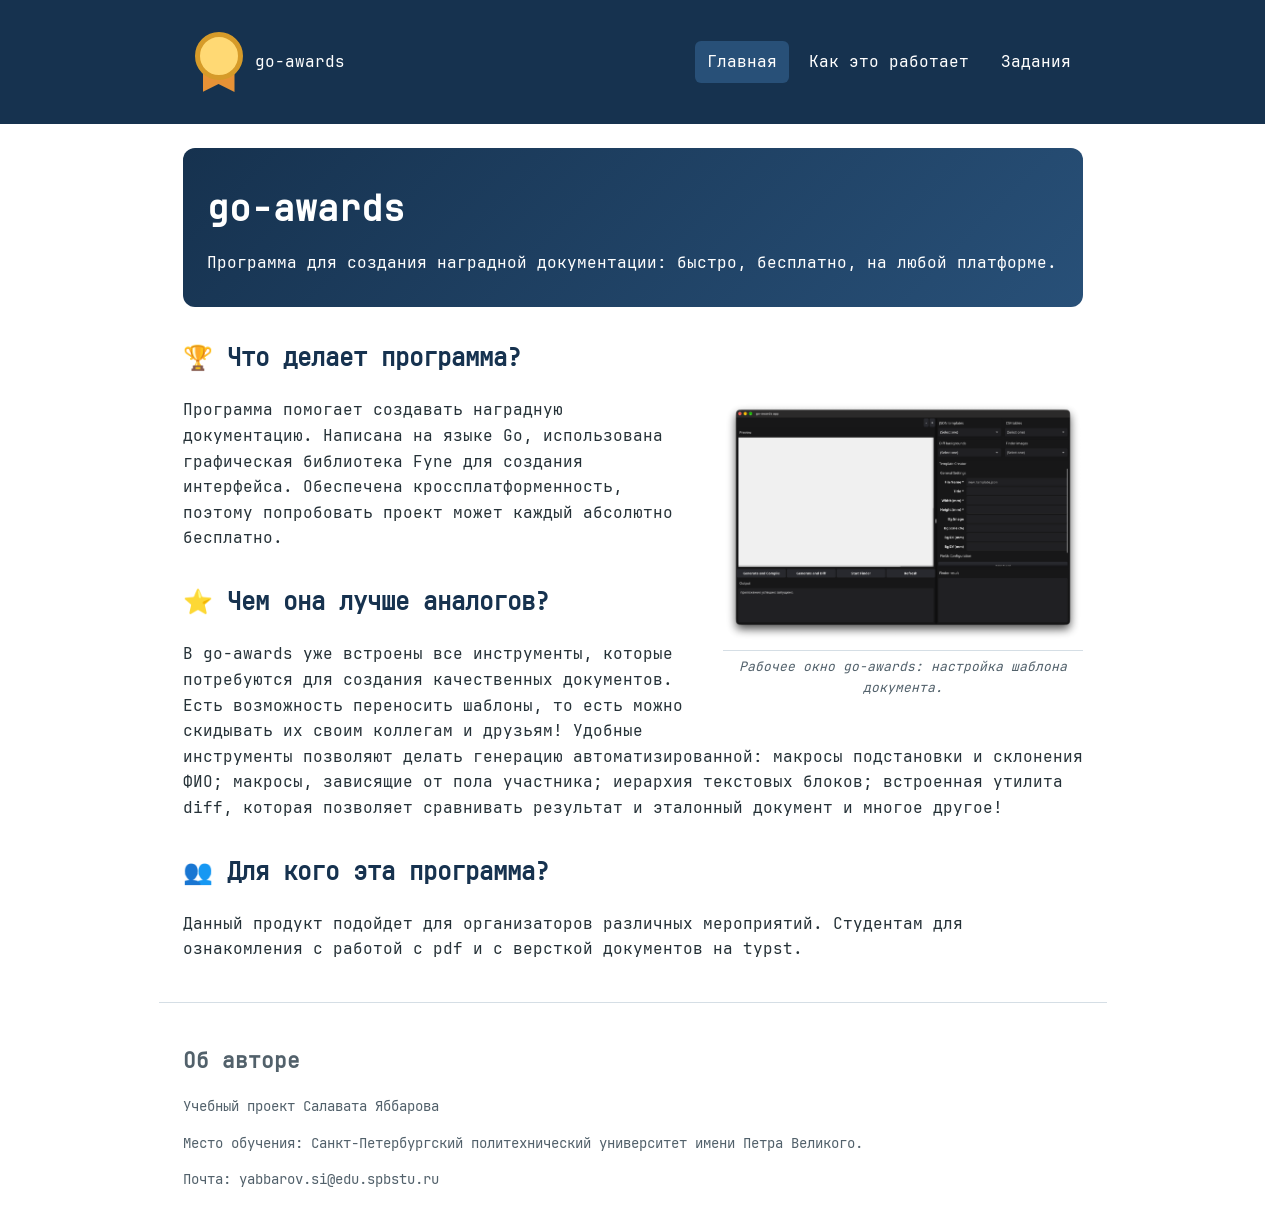
<file: index.html>
<!doctype html>
<html lang="ru">

<head>
  <meta charset="utf-8">
  <meta name="viewport" content="width=device-width, initial-scale=1">
  <title>go-awards</title>
  <link rel="stylesheet" href="style.css">
</head>

<body>
  <header>
    <nav>
      <a class="brand" href="index.html">
        <span class="logo"></span>
        <span>go-awards</span>
      </a>

      <a href="index.html" aria-current="page">Главная</a>
      <a href="how-it-works.html">Как это работает</a>
      <a href="tasks.html">Задания</a>
    </nav>
  </header>

  <main>
    <section class="hero">
      <h1>go-awards</h1>
      <p>Программа для создания наградной документации: быстро, бесплатно, на любой платформе.</p>
    </section>

    <h2>🏆 Что делает программа?</h2>
    <figure>
      <img class="app-screenshot" src="images/app.png" alt="Интерфейс программы go-awards с настройками шаблона">
      <figcaption>
        Рабочее окно go-awards: настройка шаблона документа.
      </figcaption>
    </figure>
    <p>Программа помогает создавать наградную документацию. Написана на языке Go, использована графическая библиотека
      Fyne для создания интерфейса. Обеспечена кроссплатформенность, поэтому попробовать проект может каждый абсолютно
      бесплатно.</p>

    <h2>⭐ Чем она лучше аналогов?</h2>
    <p>В go-awards уже встроены все инструменты, которые потребуются для создания качественных документов. Есть
      возможность переносить шаблоны, то есть можно скидывать их своим коллегам и друзьям! Удобные инструменты позволяют
      делать генерацию автоматизированной: макросы подстановки и склонения ФИО; макросы, зависящие от пола участника;
      иерархия текстовых блоков; встроенная утилита diff, которая позволяет сравнивать результат и эталонный документ и
      многое другое!</p>
    <h2>👥 Для кого эта программа?</h2>
    <p>Данный продукт подойдет для организаторов различных мероприятий. Студентам для ознакомления с работой с pdf и с
      версткой документов на typst.</p>
  </main>

  <footer>
    <h2>Об авторе</h2>
    <p>Учебный проект Салавата Яббарова</p>
    <p>Место обучения: Санкт-Петербургский политехнический университет имени Петра Великого.</p>
    <p>Почта: yabbarov.si@edu.spbstu.ru</p>
  </footer>
</body>

</html>
</file>
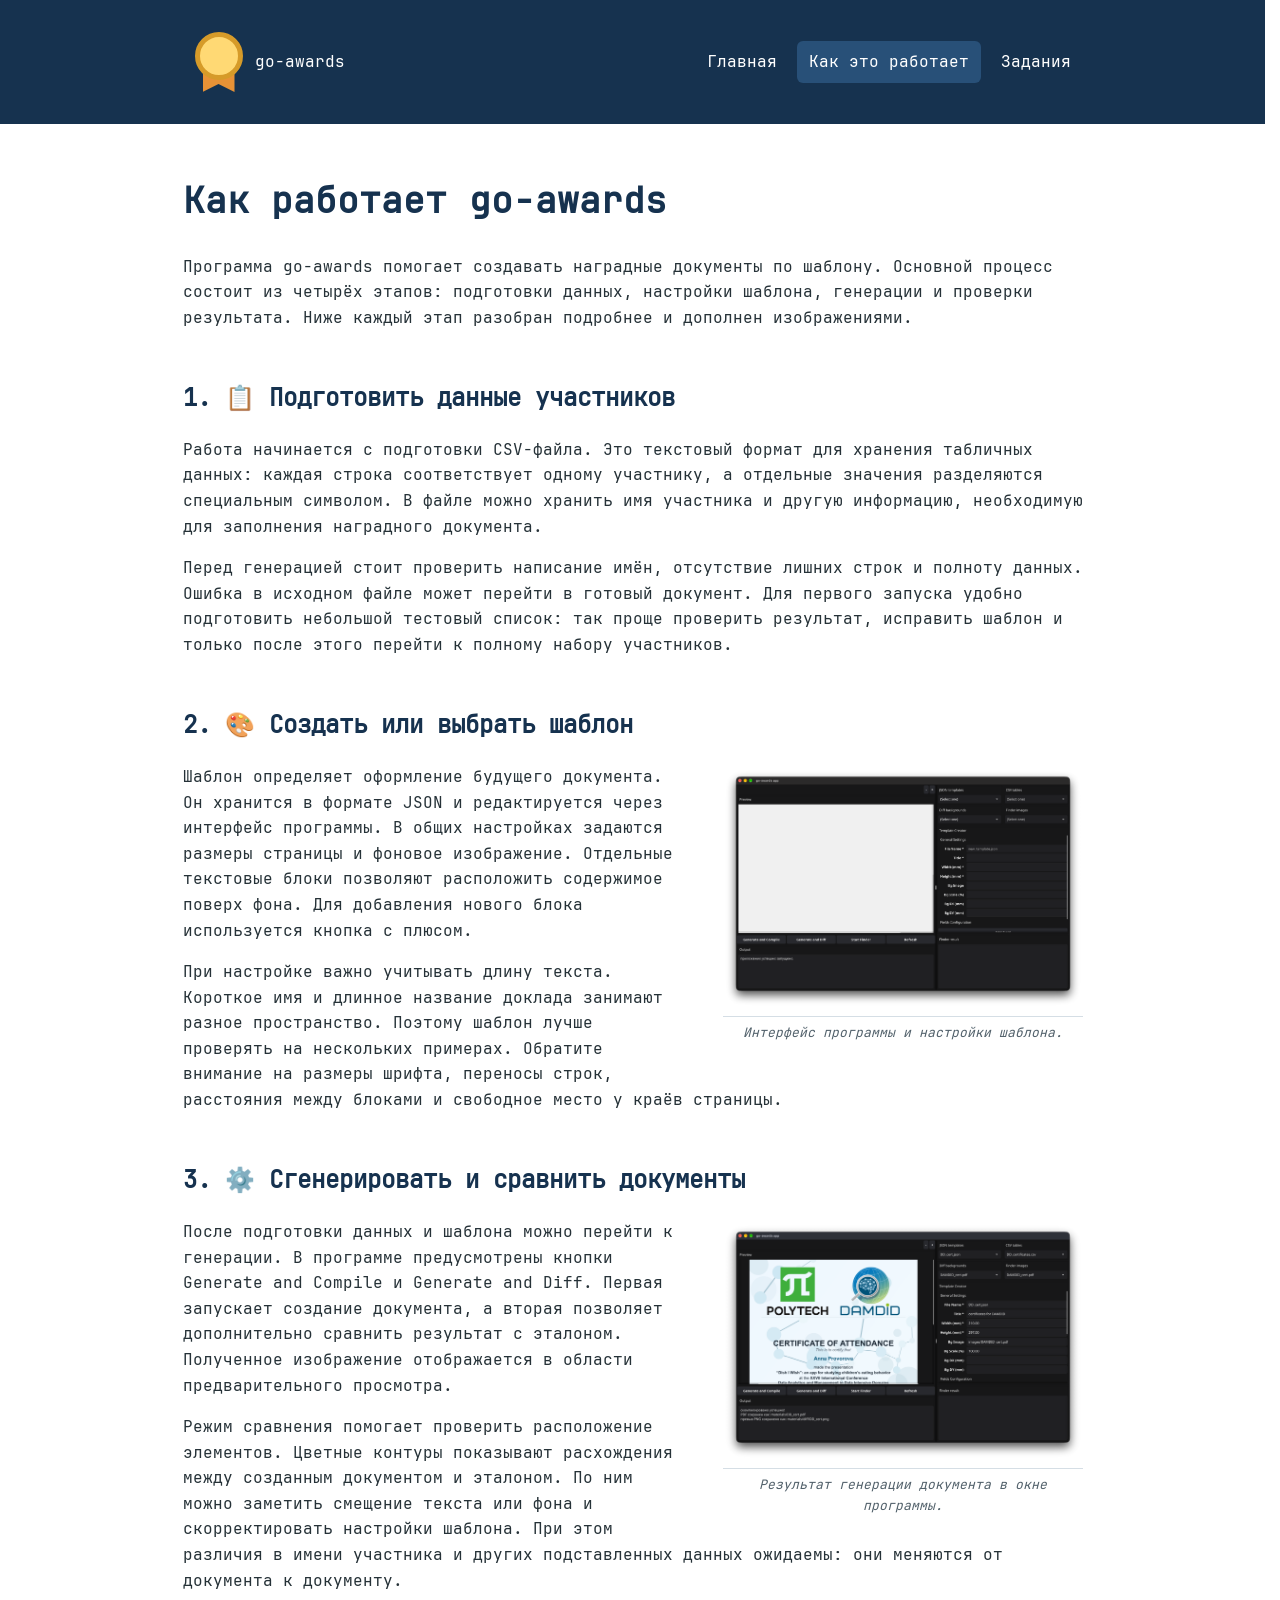
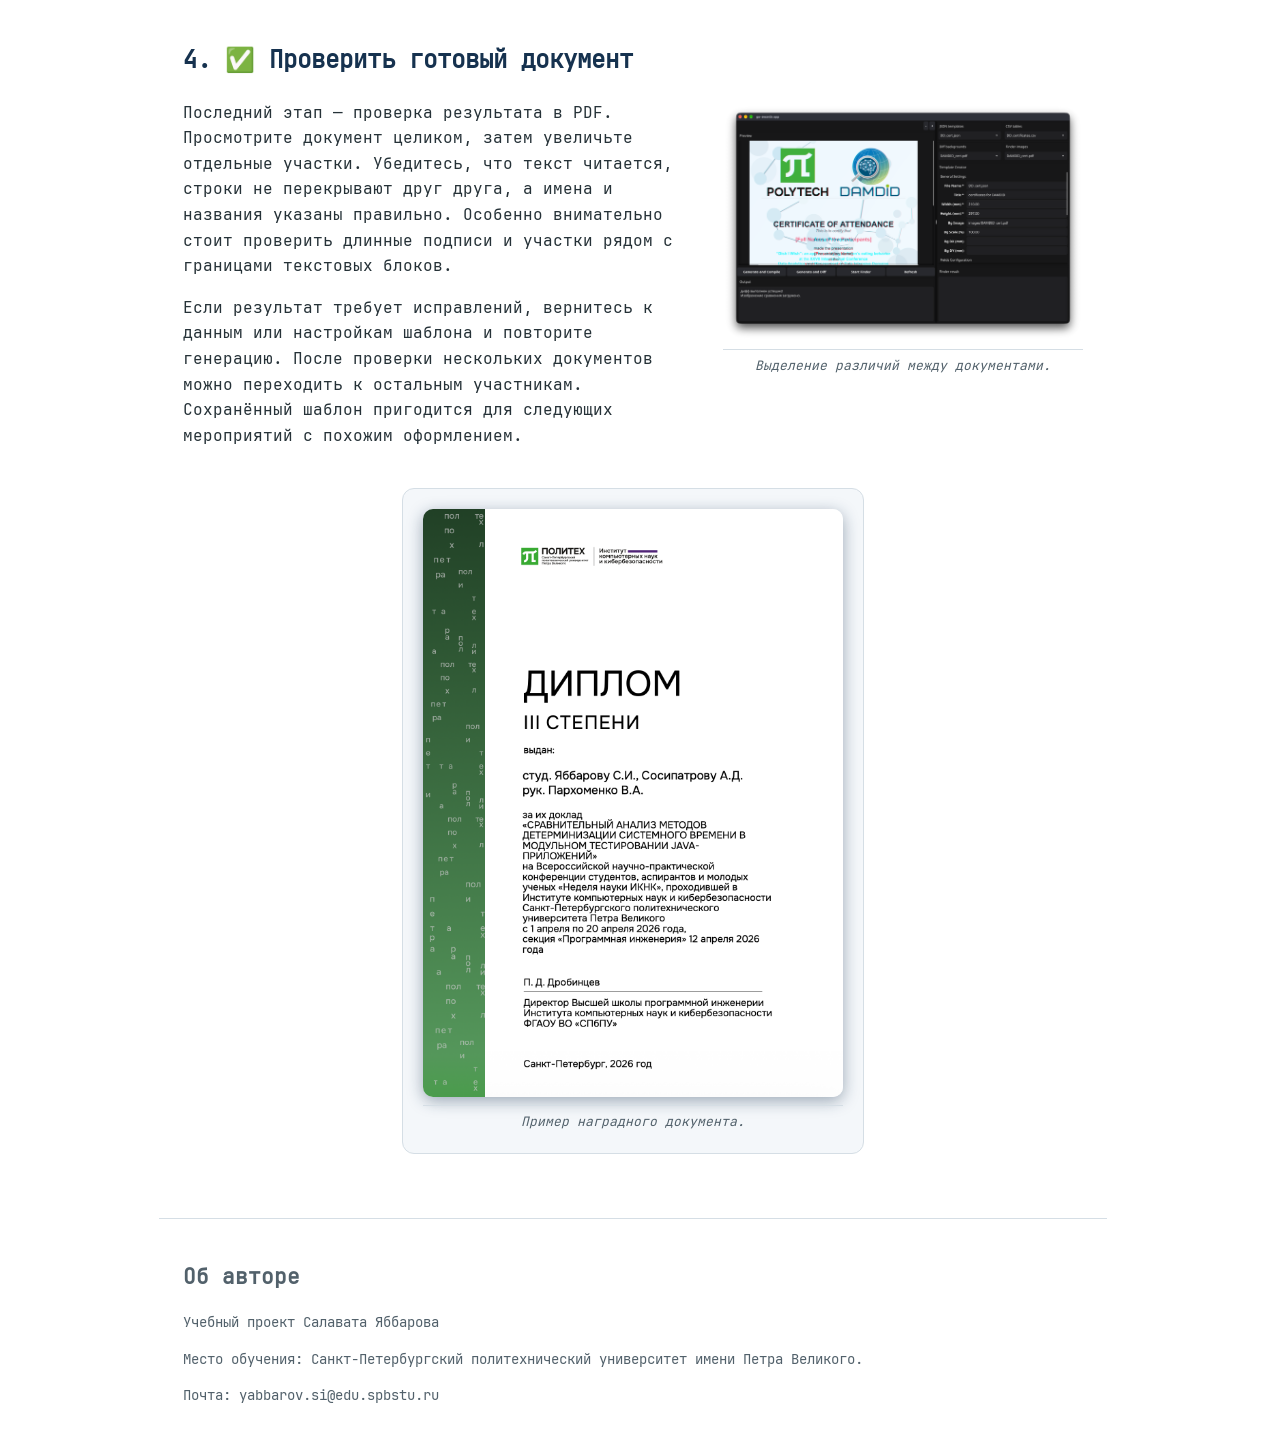
<file: how-it-works.html>
<!doctype html>
<html lang="ru">

<head>
  <meta charset="utf-8" />
  <meta name="viewport" content="width=device-width, initial-scale=1" />
  <title>Как это работает — go-awards</title>
  <link rel="stylesheet" href="style.css" />
</head>

<body>
  <header>
    <nav aria-label="Основное меню">
      <a class="brand" href="index.html">
        <span class="logo" aria-hidden="true"></span>
        <span>go-awards</span>
      </a>

      <a href="index.html">Главная</a>
      <a href="how-it-works.html" aria-current="page">
        Как это работает
      </a>
      <a href="tasks.html">Задания</a>
    </nav>
  </header>

  <main>
    <h1>Как работает go-awards</h1>

    <p>
      Программа go-awards помогает создавать наградные документы по
      шаблону. Основной процесс состоит из четырёх этапов: подготовки
      данных, настройки шаблона, генерации и проверки результата. Ниже
      каждый этап разобран подробнее и дополнен изображениями.
    </p>

    <ol>
      <li>
        <h2>📋 Подготовить данные участников</h2>

        <p>
          Работа начинается с подготовки CSV-файла. Это текстовый
          формат для хранения табличных данных: каждая строка
          соответствует одному участнику, а отдельные значения
          разделяются специальным символом. В файле можно хранить
          имя участника и другую информацию, необходимую для
          заполнения наградного документа.
        </p>

        <p>
          Перед генерацией стоит проверить написание имён,
          отсутствие лишних строк и полноту данных. Ошибка в
          исходном файле может перейти в готовый документ. Для
          первого запуска удобно подготовить небольшой тестовый
          список: так проще проверить результат, исправить шаблон
          и только после этого перейти к полному набору
          участников.
        </p>
      </li>

      <li>
        <h2>🎨 Создать или выбрать шаблон</h2>

        <figure>
          <img class="app-screenshot" src="images/app.png" alt="Окно программы go-awards с настройками шаблона" />
          <figcaption>
            Интерфейс программы и настройки шаблона.
          </figcaption>
        </figure>

        <p>
          Шаблон определяет оформление будущего документа. Он
          хранится в формате JSON и редактируется через интерфейс
          программы. В общих настройках задаются размеры страницы
          и фоновое изображение. Отдельные текстовые блоки
          позволяют расположить содержимое поверх фона. Для
          добавления нового блока используется кнопка с плюсом.
        </p>

        <p>
          При настройке важно учитывать длину текста. Короткое имя
          и длинное название доклада занимают разное пространство.
          Поэтому шаблон лучше проверять на нескольких примерах.
          Обратите внимание на размеры шрифта, переносы строк,
          расстояния между блоками и свободное место у краёв
          страницы.
        </p>
      </li>

      <li>
        <h2>⚙️ Сгенерировать и сравнить документы</h2>

        <figure>
          <img class="app-screenshot" src="images/generated.png"
            alt="Предварительный просмотр созданного сертификата" />
          <figcaption>
            Результат генерации документа в окне программы.
          </figcaption>
        </figure>

        <p>
          После подготовки данных и шаблона можно перейти к
          генерации. В программе предусмотрены кнопки Generate and
          Compile и Generate and Diff. Первая запускает создание
          документа, а вторая позволяет дополнительно сравнить
          результат с эталоном. Полученное изображение
          отображается в области предварительного просмотра.
        </p>

        <p>
          Режим сравнения помогает проверить расположение
          элементов. Цветные контуры показывают расхождения между
          созданным документом и эталоном. По ним можно заметить
          смещение текста или фона и скорректировать настройки
          шаблона. При этом различия в имени участника и других
          подставленных данных ожидаемы: они меняются от документа
          к документу.
        </p>

      </li>

      <li>
        <h2>✅ Проверить готовый документ</h2>

        <figure>
          <img class="app-screenshot" src="images/diffed.png"
            alt="Цветовое сравнение созданного сертификата с эталоном" />
          <figcaption>
            Выделение различий между документами.
          </figcaption>
        </figure>

        <p>
          Последний этап — проверка результата в PDF. Просмотрите
          документ целиком, затем увеличьте отдельные участки.
          Убедитесь, что текст читается, строки не перекрывают
          друг друга, а имена и названия указаны правильно.
          Особенно внимательно стоит проверить длинные подписи и
          участки рядом с границами текстовых блоков.
        </p>

        <p>
          Если результат требует исправлений, вернитесь к данным
          или настройкам шаблона и повторите генерацию. После
          проверки нескольких документов можно переходить к
          остальным участникам. Сохранённый шаблон пригодится для
          следующих мероприятий с похожим оформлением.
        </p>

        <figure class="figure-block">
          <div class="document-preview">
            <img class="app-screenshot" src="images/example_doc.png" alt="Пример оформленного наградного диплома" />
          </div>
          <figcaption>Пример наградного документа.</figcaption>
        </figure>
      </li>
    </ol>
  </main>

  <footer>
    <h2>Об авторе</h2>
    <p>Учебный проект Салавата Яббарова</p>
    <p>
      Место обучения: Санкт-Петербургский политехнический университет
      имени Петра Великого.
    </p>
    <p>Почта: yabbarov.si@edu.spbstu.ru</p>
  </footer>
</body>

</html>
</file>
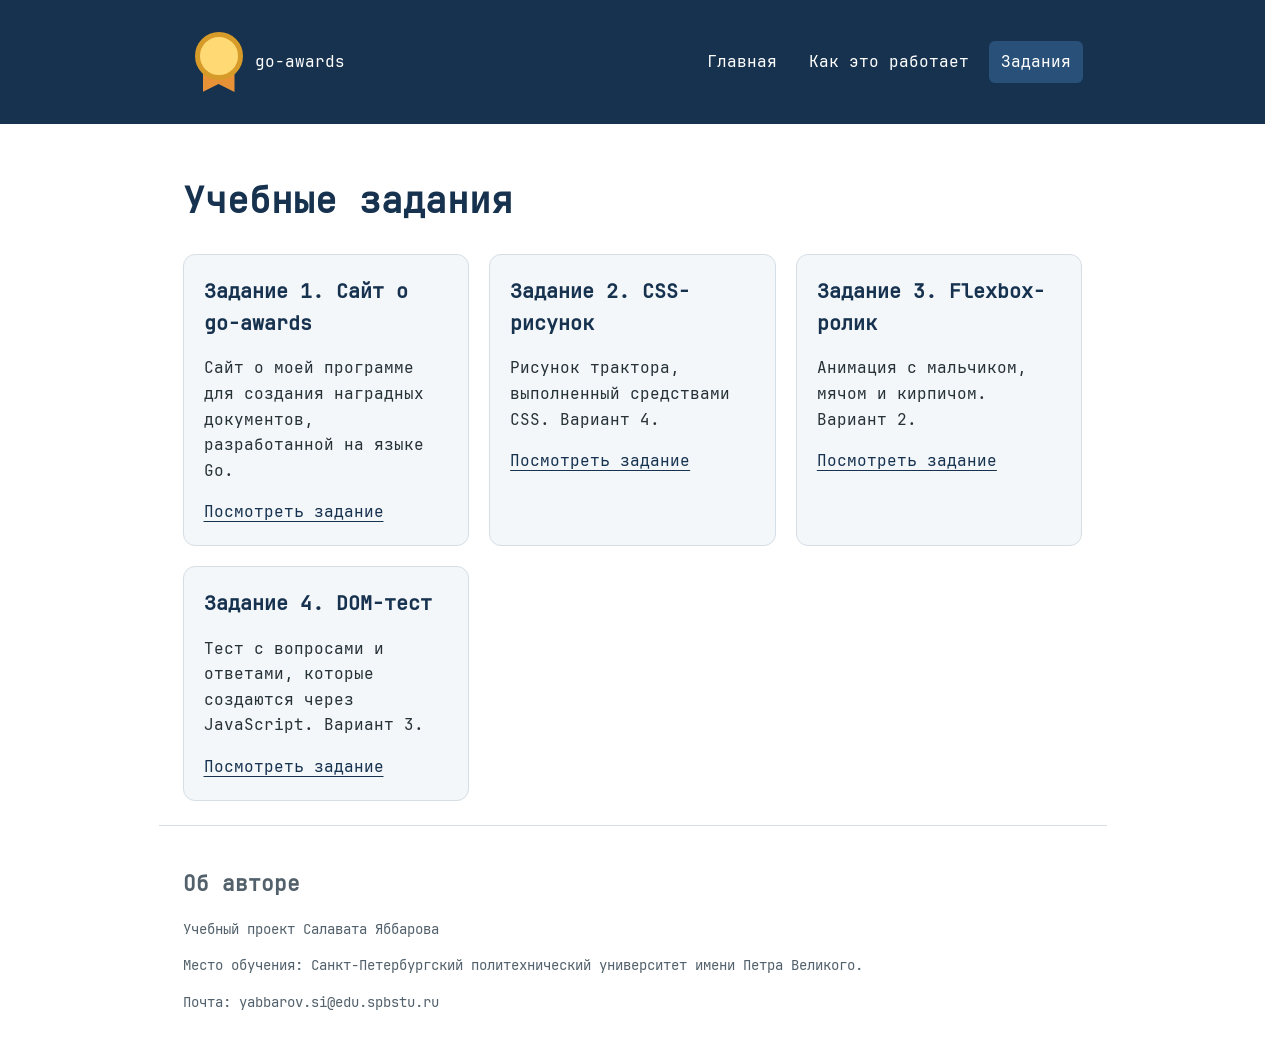
<file: tasks.html>
<!doctype html>
<html lang="ru">

<head>
  <meta charset="utf-8" />
  <meta name="viewport" content="width=device-width, initial-scale=1" />
  <title>Задания</title>
  <link rel="stylesheet" href="style.css" />
</head>

<body>
  <header>
    <nav>
      <a class="brand" href="index.html">
        <span class="logo"></span>
        <span>go-awards</span>
      </a>

      <a href="index.html">Главная</a>
      <a href="how-it-works.html">Как это работает</a>
      <a href="tasks.html" aria-current="page">Задания</a>
    </nav>
  </header>

  <main>
    <h1>Учебные задания</h1>

    <div class="tasks-grid">
      <section class="task-card">
        <h2>Задание 1. Сайт о go-awards</h2>
        <p>
          Сайт о моей программе для создания наградных документов, разработанной на языке Go.
        </p>
        <a href="index.html">Посмотреть задание</a>
      </section>

      <section class="task-card">
        <h2>Задание 2. CSS-рисунок</h2>
        <p>
          Рисунок трактора, выполненный средствами CSS. Вариант 4.
        </p>
        <a href="task2/task2.html">Посмотреть задание</a>
      </section>

      <section class="task-card">
        <h2>Задание 3. Flexbox-ролик</h2>
        <p>Анимация с мальчиком, мячом и кирпичом. Вариант 2.</p>
        <a href="task3/task3.html">Посмотреть задание</a>
      </section>

      <section class="task-card">
        <h2>Задание 4. DOM-тест</h2>
        <p>Тест с вопросами и ответами, которые создаются через JavaScript. Вариант 3.</p>
        <a href="task4/task4.html">Посмотреть задание</a>
      </section>
    </div>
  </main>

  <footer class="container">
    <h2>Об авторе</h2>
    <p>Учебный проект Салавата Яббарова</p>
    <p>
      Место обучения: Санкт-Петербургский политехнический университет
      имени Петра Великого.
    </p>
    <p>Почта: yabbarov.si@edu.spbstu.ru</p>
  </footer>
</body>

</html>
</file>
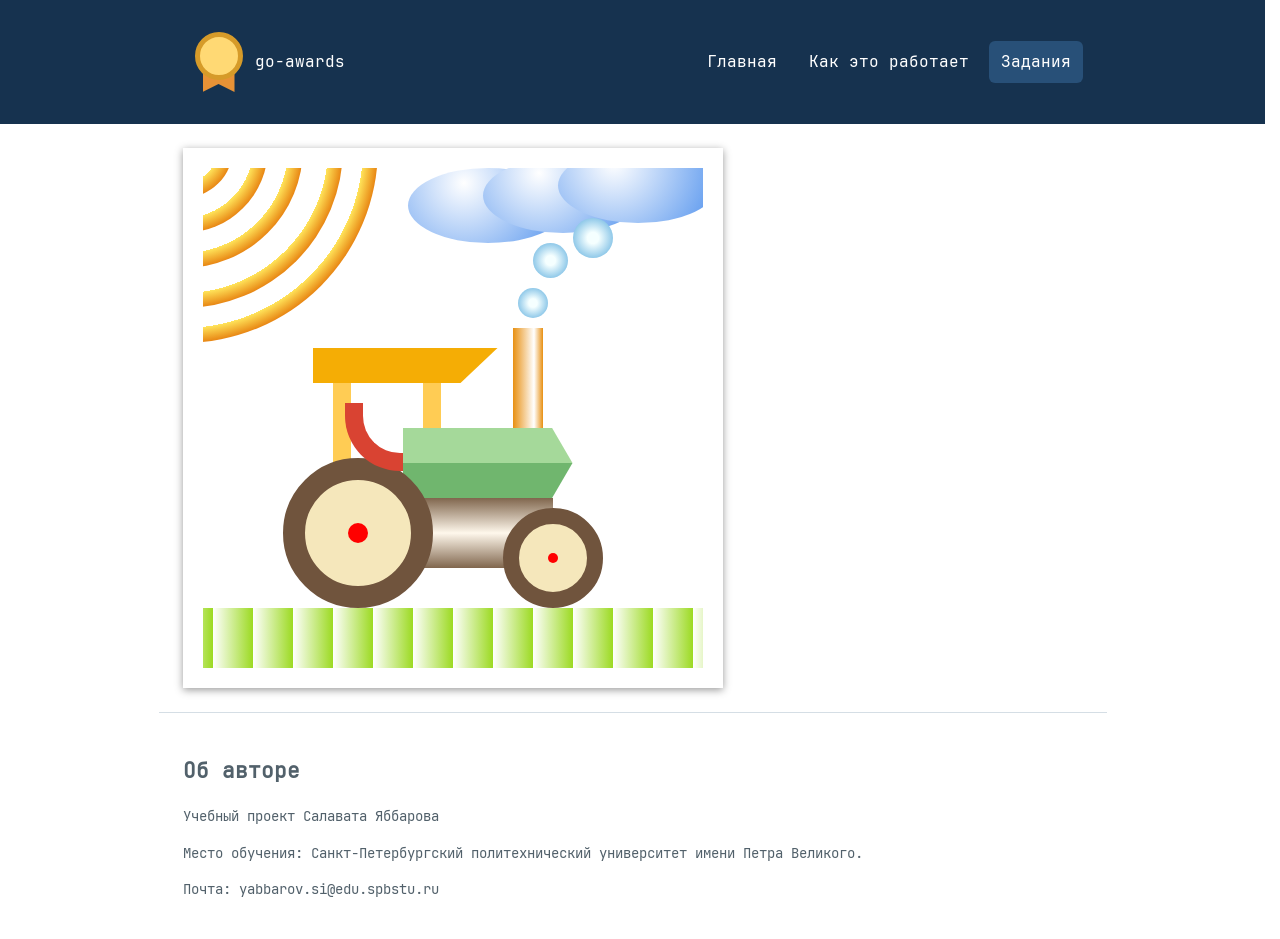
<file: task2/task2.html>
<!doctype html>
<html lang="ru">

<head>
  <meta charset="utf-8">
  <meta name="viewport" content="width=device-width, initial-scale=1">
  <title>Заданиe 2. Рисунок CSS. Вариант 4</title>
  <link rel="stylesheet" href="task2.css">
  <link rel="stylesheet" href="../style.css">
</head>

<body>
  <header>
    <nav>
      <a class="brand" href="../index.html">
        <span class="logo"></span>
        <span>go-awards</span>
      </a>

      <a href="../index.html">Главная</a>
      <a href="../how-it-works.html">Как это работает</a>
      <a href="../tasks.html" aria-current="page">Задания</a>
    </nav>
  </header>

  <main>
    <div class="scene" role="img" aria-label="Трактор на траве">
      <div class="tractor-base"></div>
      <div class="hood"></div>
      <div class="back-wheel"></div>
      <div class="dot-one"></div>
      <div class="front-wheel"></div>
      <div class="dot-two"></div>
      <div class="pillar-left"></div>
      <div class="pillar-right"></div>
      <div class="roof"></div>
      <div class="exhaust"></div>
      <div class="smoke smoke-one"></div>
      <div class="smoke smoke-two"></div>
      <div class="smoke smoke-three"></div>
      <div class="grass"></div>
      <div class="cloud cloud-one"></div>
      <div class="cloud cloud-two"></div>
      <div class="cloud cloud-three"></div>
      <div class="frame"></div>
      <div class="sun-ring ring-one"></div>
      <div class="sun-ring ring-two"></div>
      <div class="sun-ring ring-three"></div>
      <div class="sun-ring ring-four"></div>
      <div class="sun-ring ring-five"></div>
      <div class="tube"></div>

    </div>
  </main>

  <footer>
    <h2>Об авторе</h2>
    <p>Учебный проект Салавата Яббарова</p>
    <p>Место обучения: Санкт-Петербургский политехнический университет имени Петра Великого.</p>
    <p>Почта: yabbarov.si@edu.spbstu.ru</p>
  </footer>

</body>

</html>
</file>
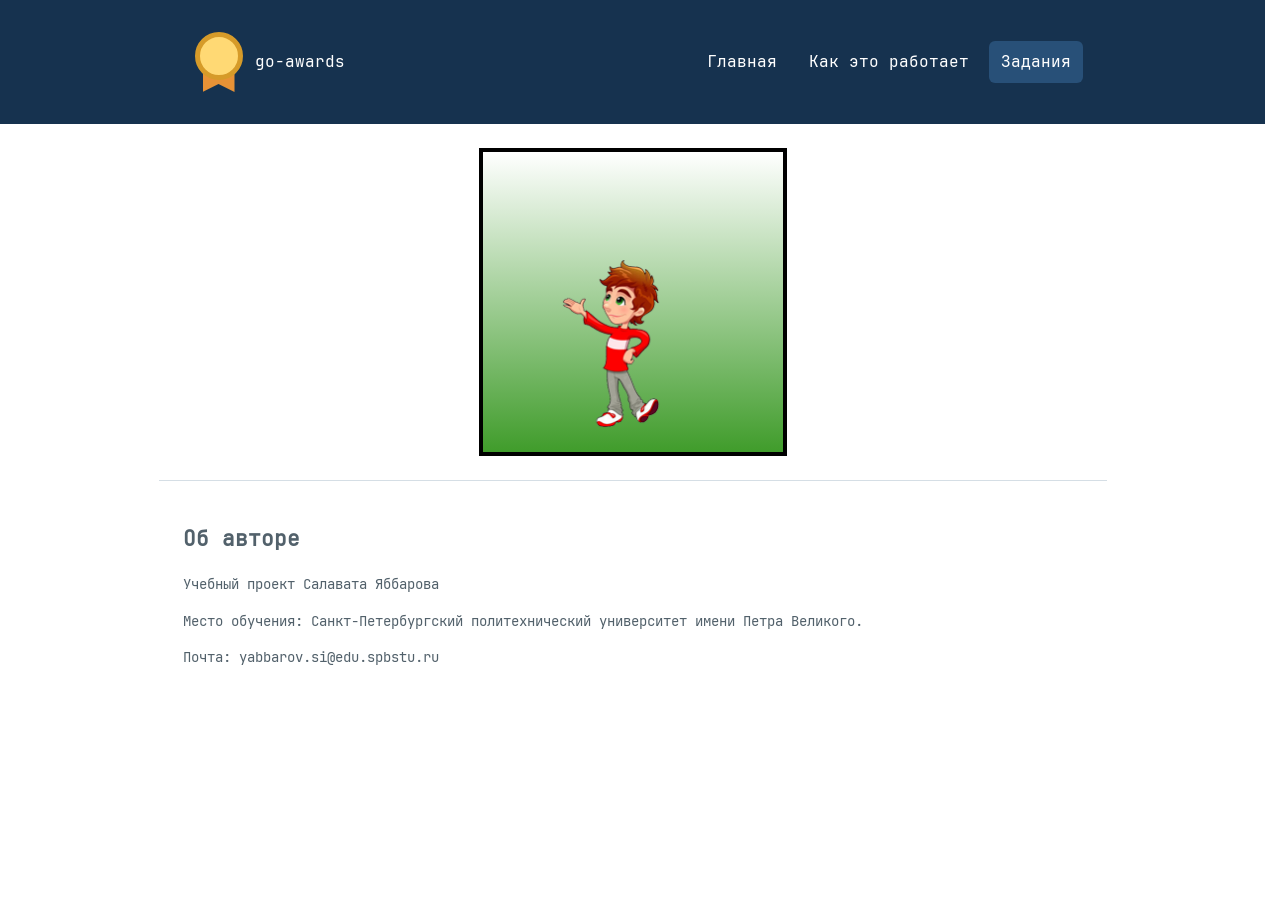
<file: task3/task3.html>
<!doctype html>
<html lang="ru">

<head>
  <meta charset="utf-8" />
  <meta name="viewport" content="width=device-width, initial-scale=1" />
  <title>Заданиe 3</title>
  <link rel="stylesheet" href="../style.css" />
  <link rel="stylesheet" href="task3.css" />
</head>

<body>
  <header>
    <nav>
      <a class="brand" href="../index.html">
        <span class="logo"></span>
        <span>go-awards</span>
      </a>

      <a href="../index.html">Главная</a>
      <a href="../how-it-works.html">Как это работает</a>
      <a href="../tasks.html" aria-current="page">Задания</a>
    </nav>
  </header>

  <main>
    <div class="scene">
      <div class="actors">
        <img class="boy boy-stands" src="images/boy1.png" alt="Мальчик" />
        <img class="boy boy-thinks" src="images/boy2.png" alt="Мальчик думает" />
        <img class="ball" src="images/ball.png" alt="Мяч" />
        <img class="brick" src="images/box.png" alt="Кирпич" />
        <img class="boy boy-falls" src="images/boy3.png" alt="Мальчик падает" />

        <p class="caption">Где мяч?</p>
        <p class="caption caption-fall">Это кирпич!</p>
      </div>

    </div>
  </main>


  <footer>
    <h2>Об авторе</h2>
    <p>Учебный проект Салавата Яббарова</p>
    <p>
      Место обучения: Санкт-Петербургский политехнический университет
      имени Петра Великого.
    </p>
    <p>Почта: yabbarov.si@edu.spbstu.ru</p>
  </footer>
</body>

</html>
</file>
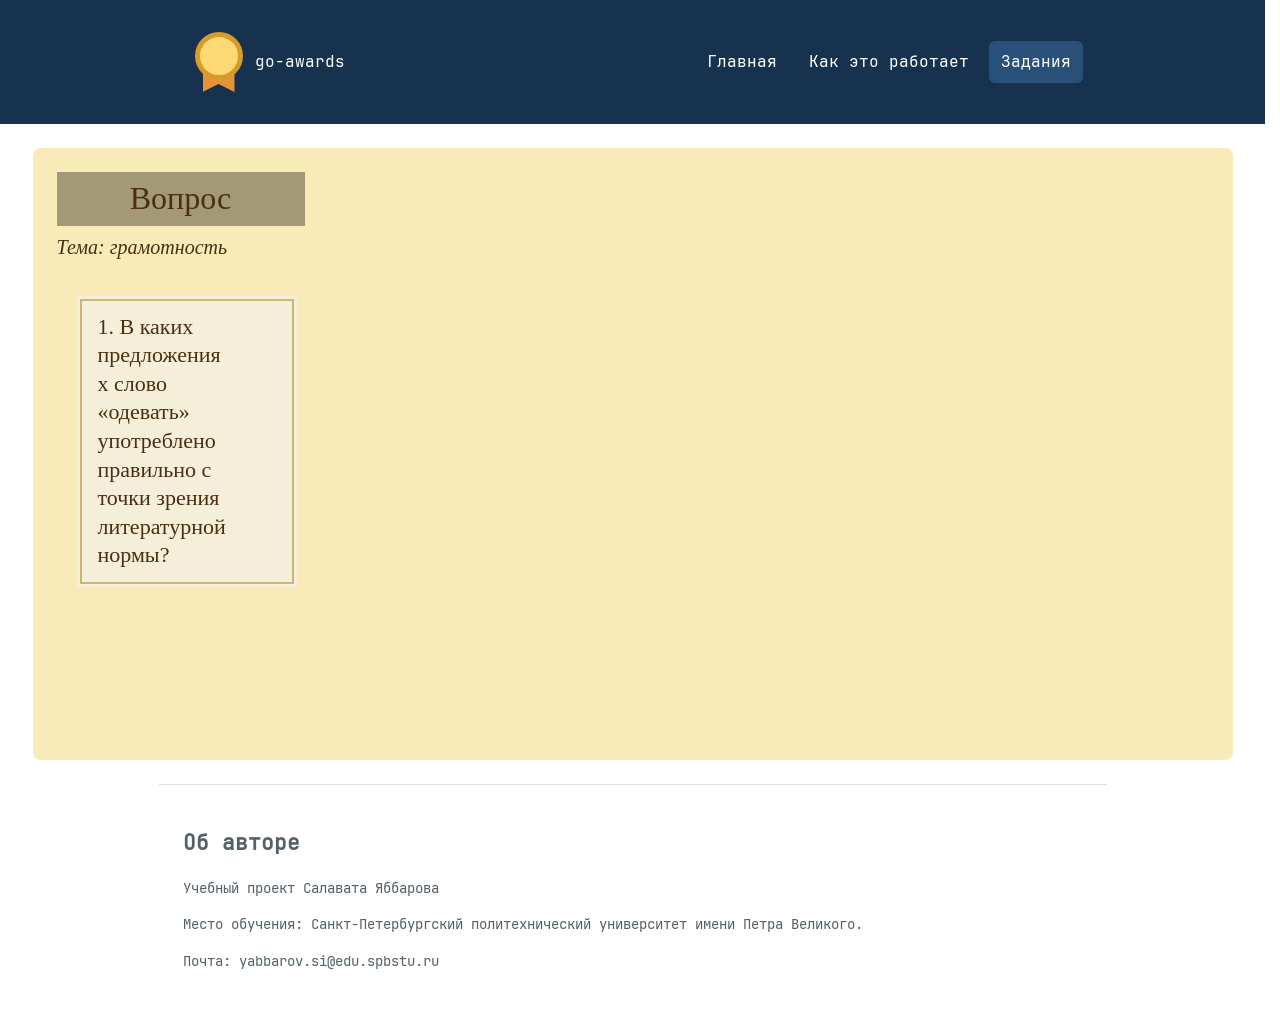
<file: task4/task4.html>
<!doctype html>
<html lang="ru">

<head>
  <meta charset="utf-8" />
  <meta name="viewport" content="width=device-width, initial-scale=1" />
  <title>Задание 4</title>
  <link rel="stylesheet" href="../style.css" />
  <link rel="stylesheet" href="task4.css" />
</head>

<body>
  <header>
    <nav>
      <a class="brand" href="../index.html">
        <span class="logo"></span>
        <span>go-awards</span>
      </a>

      <a href="../index.html">Главная</a>
      <a href="../how-it-works.html">Как это работает</a>
      <a href="../tasks.html" aria-current="page">Задания</a>
    </nav>
  </header>

  <main class="quiz-page">
    <section class="quiz" id="quiz">
      <h1 class="quiz-title">Вопрос</h1>
      <p class="quiz-topic">Тема: грамотность</p>

      <div class="finished" id="finished" hidden>
        <p class="finished-title">Вопросы закончились</p>
        <p class="finished-stats" id="stats"></p>
        <p class="finished-hint">
          Нажмите на любой вопрос, чтобы увидеть правильный ответ.
        </p>
        <button type="button" class="restart" id="restart">
          Начать заново
        </button>
      </div>

      <div class="stage" id="quiz-area"></div>
    </section>
  </main>

  <footer>
    <h2>Об авторе</h2>
    <p>Учебный проект Салавата Яббарова</p>
    <p>
      Место обучения: Санкт-Петербургский политехнический университет
      имени Петра Великого.
    </p>
    <p>Почта: yabbarov.si@edu.spbstu.ru</p>
  </footer>

  <script src="questions.js"></script>
  <script src="task4.js"></script>
</body>

</html>
</file>
<file: style.css>
@font-face {
  font-family: "JetBrains Mono";
  src: url("fonts/JetBrainsMono-Regular.woff2") format("woff2");
  font-weight: 400;
  font-style: normal;
  font-display: swap;
}


html {
  scrollbar-gutter: stable;
  scroll-behavior: smooth;
}

body {
  margin: 0;
  font-family: "JetBrains Mono", monospace;
  color: #263238;
  line-height: 1.6;
}

header nav,
main,
footer {
  max-width: 900px;
  margin: 0 auto;
  padding: 24px;
}




header {
  background-color: #16324f;
  position: sticky;
  top: 0;
  z-index: 10;
}

header nav {
  display: flex;
  flex-wrap: nowrap;
  align-items: center;
  gap: 8px;
}

header nav a {
  color: #ffffff;
  text-decoration: none;
  padding: 8px 12px;
  border-radius: 6px;
  white-space: nowrap;
  transition: background-color .2s;
}

header nav a:hover,
header nav a:focus-visible {
  background-color: #285078;
}

header nav a[aria-current="page"] {
  background-color: #285078;
}

.brand {
  display: flex;
  align-items: center;
  gap: 12px;
  margin-right: auto;
  padding: 8px 16px 8px 12px;
}





.logo {
  position: relative;
  display: inline-block;
  width: 48px;
  height: 60px;
  flex-shrink: 0;
}

.logo::before {
  content: "";
  position: absolute;
  top: 0;
  left: 0;
  width: 48px;
  height: 48px;
  box-sizing: border-box;
  border: 5px solid #d69b29;
  border-radius: 50%;
  background-color: #ffd974;
  z-index: 1;
}

.logo::after {
  content: "";
  position: absolute;
  bottom: 0;
  left: 8px;
  width: 32px;
  height: 32px;
  background-color: #e79236;
  clip-path: polygon(0 0, 100% 0, 100% 100%, 50% 75%, 0 100%);
}






main h1 {
  color: #16324f;
  font-size: 36px;
}

main h2 {
  margin-top: 32px;
  color: #16324f;
}

main ol {
  padding: 0;
  list-style: none;
  counter-reset: step;
}

main li {
  display: flow-root;
  counter-increment: step;
}

main li>h2::before {
  content: counter(step) ". ";
}

main {
  display: flow-root;
}

main figure {
  float: right;
  width: 40%;
  margin: 4px 0 24px 32px;
}

main figure.figure-block {
  float: none;
  width: auto;
  max-width: 420px;
  margin: 40px auto 24px;
  padding: 20px;
  clear: both;
  background-color: #f4f7fa;
  border: 1px solid #d5dee5;
  border-radius: 12px;
}

main figcaption {
  margin-top: 8px;
  padding-top: 6px;
  border-top: 1px solid #d5dee5;
  font-size: 13px;
  font-style: italic;
  text-align: center;
  color: #52616b;
}

.app-screenshot {
  display: block;
  width: 100%;
  height: auto;
  border-radius: 10px;
}

.document-preview {
  max-width: 700px;
  overflow: hidden;
  border-radius: 10px;
  box-shadow: 0 4px 16px rgba(22, 50, 79, 0.40);
}

.document-preview img {
  transform: scale(1.02);
  border-radius: 0;
}

.hero {
  margin: 0 0 24px;
  padding: 32px 24px;
  border-radius: 12px;
  background: linear-gradient(135deg, #16324f, #285078);
  color: #fff;
}

.hero h1 {
  margin: 0 0 12px;
  color: #fff;
}

.hero p {
  margin: 0;
}





.tasks-grid {
  display: grid;
  grid-template-columns: repeat(3, minmax(0, 1fr));
  gap: 20px;
}

.task-card {
  padding: 20px;
  background-color: #f4f7fa;
  border: 1px solid #d5dee5;
  border-radius: 12px;
  transition: transform .2s, box-shadow .2s;
}

.task-card:hover {
  transform: translateY(-4px);
  box-shadow: 0 8px 20px rgba(22, 50, 79, 0.2);
}

.task-card h2 {
  margin-top: 0;
  font-size: 20px;
}

.task-card a {
  color: #16324f;
  text-underline-offset: 4px;
}






footer {
  border-top: 1px solid #d5dee5;
  color: #52616b;
  font-size: 14px;
}







@media (max-width: 700px) {
  .tasks-grid {
    grid-template-columns: 1fr;
  }
}

@media (max-width: 600px) {

  header nav,
  main,
  footer {
    padding: 16px 12px;
  }

  header nav {
    gap: 2px;
    font-size: 14px;
  }

  header nav a {
    padding: 8px;
  }

  .logo {
    zoom: 0.75;
  }

  main h1 {
    font-size: 26px;
  }

  main figure {
    float: none;
    width: 100%;
    margin: 24px 0;
  }
}

@media (max-width: 480px) {
  .brand {
    padding: 6px 8px;
  }

  .brand span:last-child {
    display: none;
  }

  header nav {
    font-size: 13px;
  }

  header nav a {
    padding: 8px 6px;
  }
}

@media (max-width: 360px) {
  header nav {
    font-size: 12px;
  }

  header nav a {
    padding: 8px 4px;
  }
}
</file>
<file: task2/task2.css>
.scene {
  position: relative;
  width: 540px;
  height: 540px;
  background: white;
  box-shadow: 0 2px 8px #999;

  overflow: hidden;
}

.frame {
  position: absolute;
  inset: 0;
  box-sizing: border-box;
  border: 20px solid #fff;
  z-index: 4;
}

.back-wheel {
  position: absolute;
  left: 100px;
  top: 310px;
  width: 150px;
  height: 150px;
  box-sizing: border-box;
  border: 22px solid #70543d;
  border-radius: 50%;
  background: #f5e7bb;
  z-index: 3;
}

.dot-one {
  position: absolute;
  left: 165px;
  top: 375px;
  width: 20px;
  height: 20px;
  border-radius: 50%;
  background: red;
  z-index: 3;
}

.front-wheel {
  position: absolute;
  left: 320px;
  top: 360px;
  width: 100px;
  height: 100px;
  box-sizing: border-box;
  border: 16px solid #70543d;
  border-radius: 50%;
  background: #f5e7bb;
  z-index: 3;
}

.dot-two {
  position: absolute;
  left: 365px;
  top: 405px;
  width: 10px;
  height: 10px;
  border-radius: 50%;
  background: red;
  z-index: 3;
}

.tractor-base {
  position: absolute;
  left: 220px;
  top: 350px;
  width: 150px;
  height: 70px;
  z-index: 2;
  background: linear-gradient(to bottom,
      #80664d 0%,
      #fff8ec 50%,
      #80664d 100%);
}

.hood {
  position: absolute;
  left: 220px;
  top: 280px;
  width: 170px;
  height: 70px;
  z-index: 2;
  clip-path: polygon(0 0, 88% 0, 100% 50%, 88% 100%, 0 100%);
  background: linear-gradient(to bottom, #a5d99a 50%, #70b66e 50%);
}

.pillar-left {
  position: absolute;
  left: 150px;
  top: 210px;
  width: 18px;
  height: 120px;
  background: #ffcc54;
  z-index: 1;
}

.pillar-right {
  position: absolute;
  left: 240px;
  top: 210px;
  width: 18px;
  height: 100px;
  background: #ffcc54;
  z-index: 1;
}

.roof {
  position: absolute;
  left: 130px;
  top: 200px;
  width: 185px;
  height: 35px;
  background: #f5ad05;
  z-index: 2;
  clip-path: polygon(0 0, 100% 0, 80% 100%, 0 100%);
}

.exhaust {
  position: absolute;
  left: 330px;
  top: 180px;
  width: 30px;
  height: 100px;
  z-index: 1;
  background: linear-gradient(to right,
      #e89012 0%,
      #fff 70%,
      #e89012 100%);
}

.smoke {
  position: absolute;
  border-radius: 50%;
  background: radial-gradient(circle, #f5ffff 20%, #55a9dc 100%);
  z-index: 1;
}

.smoke-one {
  left: 335px;
  top: 140px;
  width: 30px;
  height: 30px;
}

.smoke-two {
  left: 350px;
  top: 95px;
  width: 35px;
  height: 35px;
}

.smoke-three {
  left: 390px;
  top: 70px;
  width: 40px;
  height: 40px;
}

.grass {
  position: absolute;
  left: 20px;
  bottom: 18px;
  width: 500px;
  height: 62px;
  z-index: 0;
  background: repeating-linear-gradient(to right,
      #ffff 10px,
      #9cda22 50px,
      #ffff 0px);
}

.cloud {
  position: absolute;
  border-radius: 50%;
  background: radial-gradient(circle at 35% 20%, #fff, #4e90ed);
  z-index: 0;
}

.cloud-one {
  top: 20px;
  left: 225px;
  width: 160px;
  height: 75px;
}

.cloud-two {
  top: 10px;
  left: 300px;
  width: 160px;
  height: 75px;
}

.cloud-three {
  top: 0px;
  left: 375px;
  width: 160px;
  height: 75px;
}

.sun-ring {
  position: absolute;
  left: 0;
  top: 0;

  transform: translate(-50%, -50%);
  box-sizing: border-box;
  border-radius: 50%;
  background: radial-gradient(circle closest-side,
      transparent calc(100% - 15px),
      #ffe45a calc(100% - 15px),
      #e88613 100%);
}

.ring-one {
  width: 100px;
  height: 100px;
}

.ring-two {
  width: 170px;
  height: 170px;
}

.ring-three {
  width: 240px;
  height: 240px;
}

.ring-four {
  width: 320px;
  height: 320px;
}

.ring-five {
  width: 390px;
  height: 390px;
}

.tube {
  position: absolute;
  left: 162px;
  top: 255px;
  width: 40px;
  height: 50px;

  border-left: 18px solid #d94332;
  border-bottom: 18px solid #d94332;
  border-bottom-left-radius: 55px;
  z-index: 3;
}
</file>
<file: task3/task3.css>
.scene {
  position: relative;
  width: 300px;
  height: 300px;
  border: 4px solid black;
  background: linear-gradient(to bottom, white, #409c2b);
  overflow: hidden;

  --speed: 1;
}

.scene {
  scale: 1;
  transform: translate(0, 0);
}

.actors {
  position: absolute;
  inset: 0;
  transform: translate(0px, 0px);
}

main {
  display: flex;
  justify-content: center;
}

.scene {
  user-select: none;
  cursor: pointer;
}

.scene>* {
  pointer-events: none;
}

.scene {
  flex: 0 0 300px;
  justify-content: center;
}

.boy {
  position: absolute;
  width: 120px;
  left: 70px;
  bottom: 20px;
}

.caption {
  position: absolute;
  width: 100%;
  text-align: center;
  font-size: 28px;
  opacity: 0;
}

.boy-thinks {
  opacity: 0;
}

.scene:hover .boy-stands {
  opacity: 0;
}

.scene:hover .boy-thinks,
.scene:hover .caption {
  opacity: 1;
}

.ball {
  position: absolute;
  width: 55px;
  z-index: 2;

  offset-path: path("M 350 290 L 50 290 A 100 180 0 0 1 250 250");
  offset-rotate: 0deg;
}

.scene:hover .ball {
  animation: ball-arrival calc(1.5s / var(--speed)) linear forwards;
}

@keyframes ball-arrival {
  0% {
    opacity: 1;
    offset-distance: 0%;
  }

  100% {
    opacity: 1;
    offset-distance: 100%;
  }
}

.brick {
  position: absolute;
  width: 200px;
  z-index: 2;

  offset-path: path("M 350 200 A 100 180 0 0 0 175 195");
  offset-rotate: 0deg;
}

.scene:hover .brick {
  animation: brick-arrival calc(1.5s / var(--speed)) linear forwards;
}

@keyframes brick-arrival {
  0% {
    opacity: 1;
    offset-distance: 0%;
  }

  100% {
    opacity: 1;
    offset-distance: 100%;
  }
}

.boy-falls,
.scene:hover .caption-fall {
  opacity: 0;
}

.boy-falls {
  width: 150px;
  left: 20px;
}

.scene:active .boy-stands,
.scene:active .boy-thinks,
.scene:active .caption {
  opacity: 0;
}

.scene:active .ball {
  animation: none;
  opacity: 0;
}

.scene:active .boy-falls,
.scene:active .caption-fall {
  opacity: 1;
}

.caption-fall {
  top: 55px;
  left: 30px;
  transform: rotate(-25deg);
}

.scene:active .brick {
  offset-path: path("M 175 195 C 188 120 202 116 215 181 C 228 225 242 220 255 167 C 268 135 282 130 295 153 C 308 173 322 168 335 139 C 348 122 362 118 375 125 C 388 133 402 128 415 111 L 470 92");
  animation: brick-away calc(1.5s / var(--speed)) linear forwards;
}

@keyframes brick-away {
  from {
    offset-distance: 0%;
  }

  to {
    offset-distance: 100%;
  }
}

.scene:active {
  animation: scene-shake calc(0.25s / var(--speed)) linear infinite;
}

@keyframes scene-shake {

  0%,
  100% {
    transform: translateY(0);
  }

  25% {
    transform: translateY(-2px);
  }

  75% {
    transform: translateY(2px);
  }
}

.boy-falls {
  transform-origin: center bottom;
}

.scene:active .boy-falls {
  animation: boy-fall calc(0.3s / var(--speed)) ease-in forwards;
}

@keyframes boy-fall {
  from {
    transform: rotate(45deg);
  }

  to {
    transform: rotate(0deg);
  }
}
</file>
<file: task4/task4.css>
.quiz {
  --bg: #f8ebb8;
  --title-bg: #a39878;
  --block-bg: #f5efd9;
  --block-border: #c9b77a;
  --text: #4a2f12;
  --ok: #4caf3a;
  --bad: #d32f2f;

  --block-width: 220px;
  --gap: 16px;
  --font-size: 20px;

  --leave-ms: 700ms;
  --fade-ms: 500ms;
}






.quiz-page {
  max-width: 1200px;
}

[hidden] {
  display: none !important;
}

.quiz {
  padding: 24px;
  border-radius: 8px;
  background: var(--bg);
  color: var(--text);
  font-family: Georgia, "Times New Roman", serif;
  font-size: var(--font-size);
  line-height: 1.3;
}

.quiz-title {
  display: inline-block;
  min-width: 200px;
  margin: 0;
  padding: 6px 24px;
  background: var(--title-bg);
  color: var(--text);
  text-align: center;
  font-size: 1.6em;
  font-weight: 400;
}

.quiz-topic {
  margin: 8px 0 16px;
  font-style: italic;
}






.finished {
  padding: 16px 20px;
  background: var(--block-bg);
  box-shadow: inset 0 0 0 2px var(--block-border);
}

.finished p {
  margin: 0 0 8px;
}

.finished-title {
  font-size: 1.3em;
  font-weight: 700;
}

.finished-hint {
  font-size: 0.85em;
}

.restart {
  padding: 8px 18px;
  border: 2px solid var(--block-border);
  background: var(--bg);
  color: var(--text);
  font: inherit;
  cursor: pointer;
}

.restart:hover {
  background: var(--block-border);
}






.stage {
  position: relative;
  display: flex;
  gap: var(--gap);
  padding: 20px;
  min-height: 420px;
  overflow: hidden;
  align-items: flex-start;
}

.stage[data-questions="column"] {
  flex-direction: column;
  align-items: stretch;
}

.stage[data-questions="row"] {
  flex-direction: row;
  flex-wrap: wrap;
}

.item {
  display: flex;
  flex-direction: column;
  gap: var(--gap);
}

.stage[data-questions="row"] .item {
  flex: 0 1 var(--block-width);
  min-width: 0;
}

.answers {
  display: flex;
  gap: var(--gap);
}

.answers:empty {
  display: none;
}

.stage[data-answers="row"] .answers {
  flex-direction: row;
  flex-wrap: wrap;
}

.stage[data-answers="column"] .answers {
  flex-direction: column;
}

.stage[data-answers="row"] .answer {
  flex: 1 1 var(--block-width);
}






.block {
  box-sizing: border-box;
  margin: 0;
  padding: 14px 18px;
  border: 3px solid transparent;
  background: var(--block-bg);
  box-shadow: inset 0 0 0 2px var(--block-border);
  color: inherit;
  font: inherit;
  text-align: center;
  overflow-wrap: anywhere;
  cursor: default;
  transition:
    scale 0.2s,
    box-shadow 0.2s,
    background-color 0.2s,
    border-color 0.2s;
}

.block.clickable {
  cursor: pointer;
}

.question {
  position: relative;
  width: 100%;
  padding-right: 64px;
  text-align: left;
  font-size: 1.1em;
}






.marker {
  position: absolute;
  top: 50%;
  right: 16px;
  translate: 0 -50%;
  font-size: 1.8em;
  line-height: 1;
  animation: marker-pop 0.4s ease-out;
}

.marker.ok {
  color: var(--ok);
}

.marker.bad {
  color: var(--bad);
}

@keyframes marker-pop {
  from {
    scale: 0;
  }

  to {
    scale: 1;
  }
}




.stage .clickable:hover {
  background-color: #e6d79c;
}

.stage .clickable:active,
.stage .pressed {
  border-color: var(--text);
}




.stage .answer.correct {
  position: relative;
  z-index: 1;
  scale: 1.1;
  background: #e3f2d0;
  box-shadow: inset 0 0 0 3px var(--ok);
}



.stage[data-questions="column"] .answer.correct {
  scale: 1;
  font-size: 1.1em;
}

.explain {
  display: block;
  margin-top: 10px;
  font-size: 0.85em;
}



.answer.leaving {
  translate: var(--dx, 0px) var(--dy, 0px);
  transition: translate var(--leave-ms) ease-in var(--delay, 0ms);
  pointer-events: none;
}

.answer.fading {
  opacity: 0;
  transition: opacity var(--fade-ms);
}





@media (max-width: 900px) {
  .quiz {
    --font-size: 15px;
    --block-width: 170px;
    padding: 16px;
  }
}
</file>
